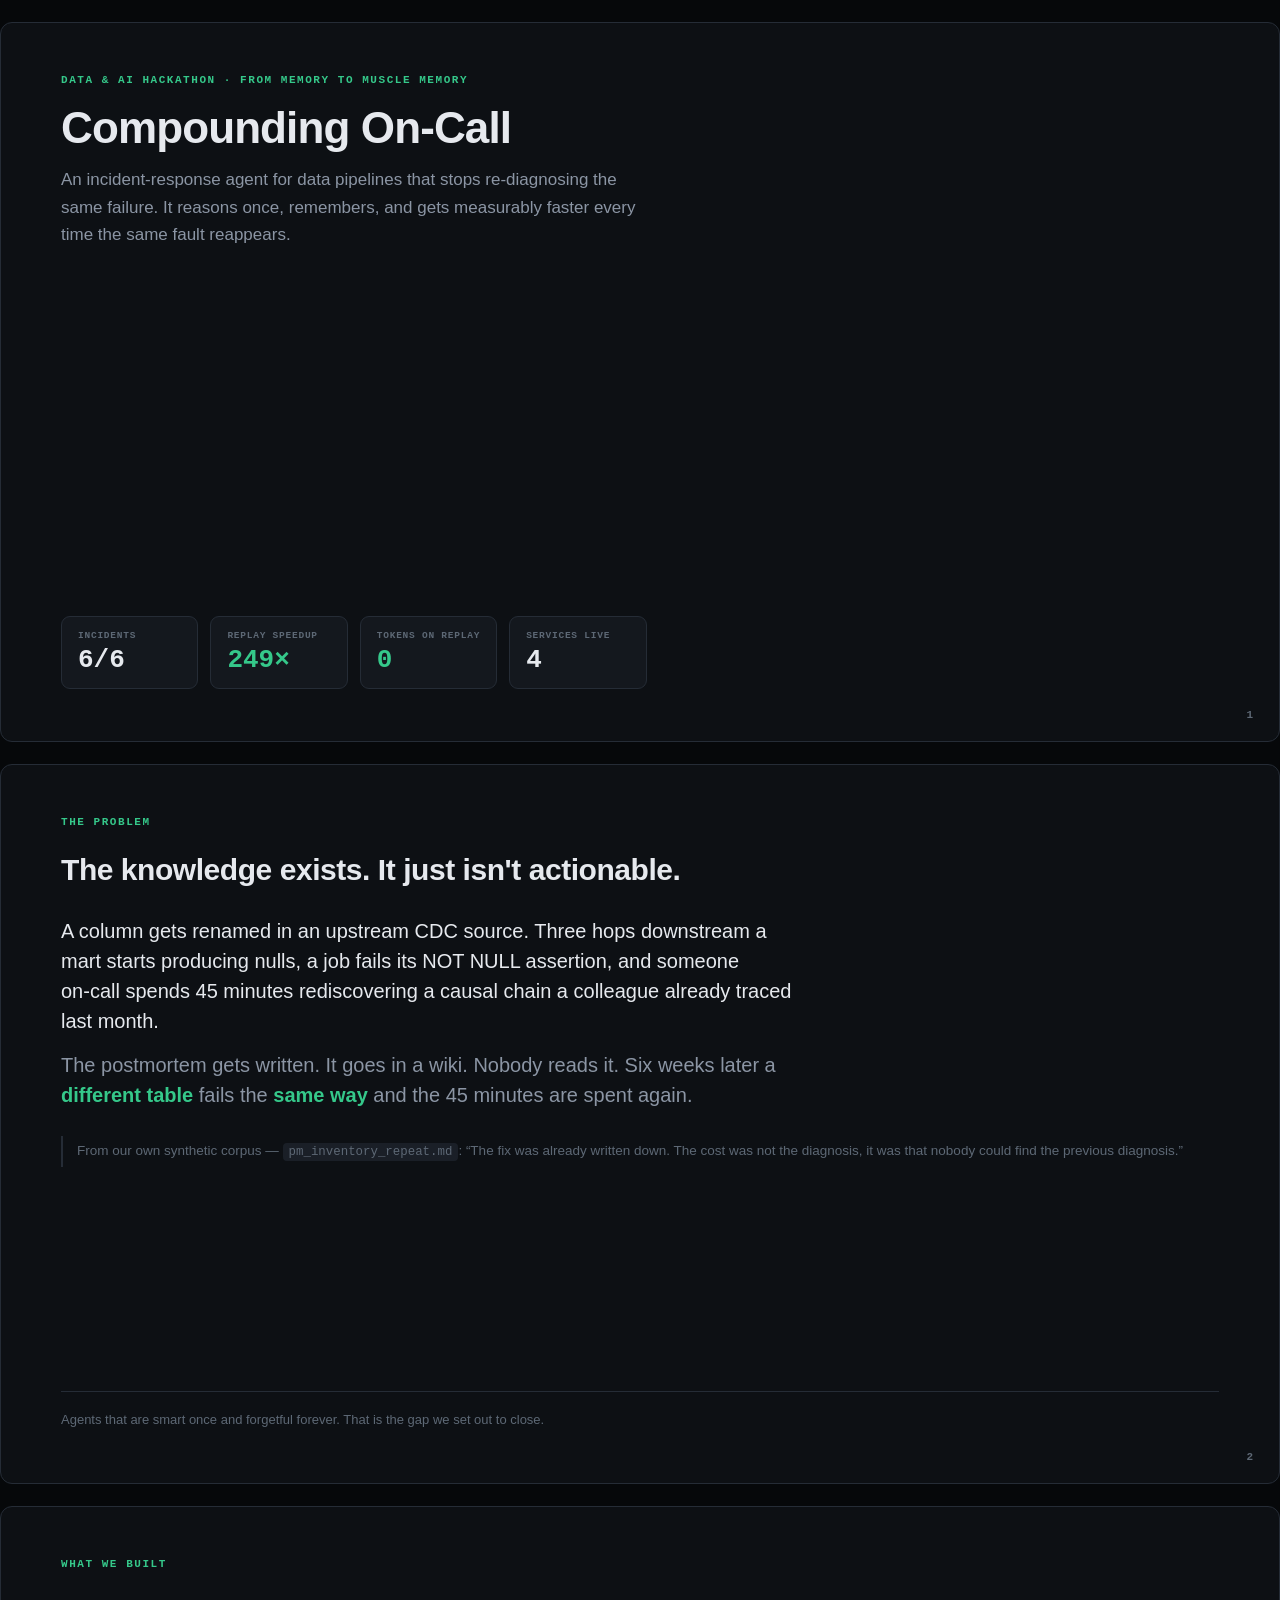
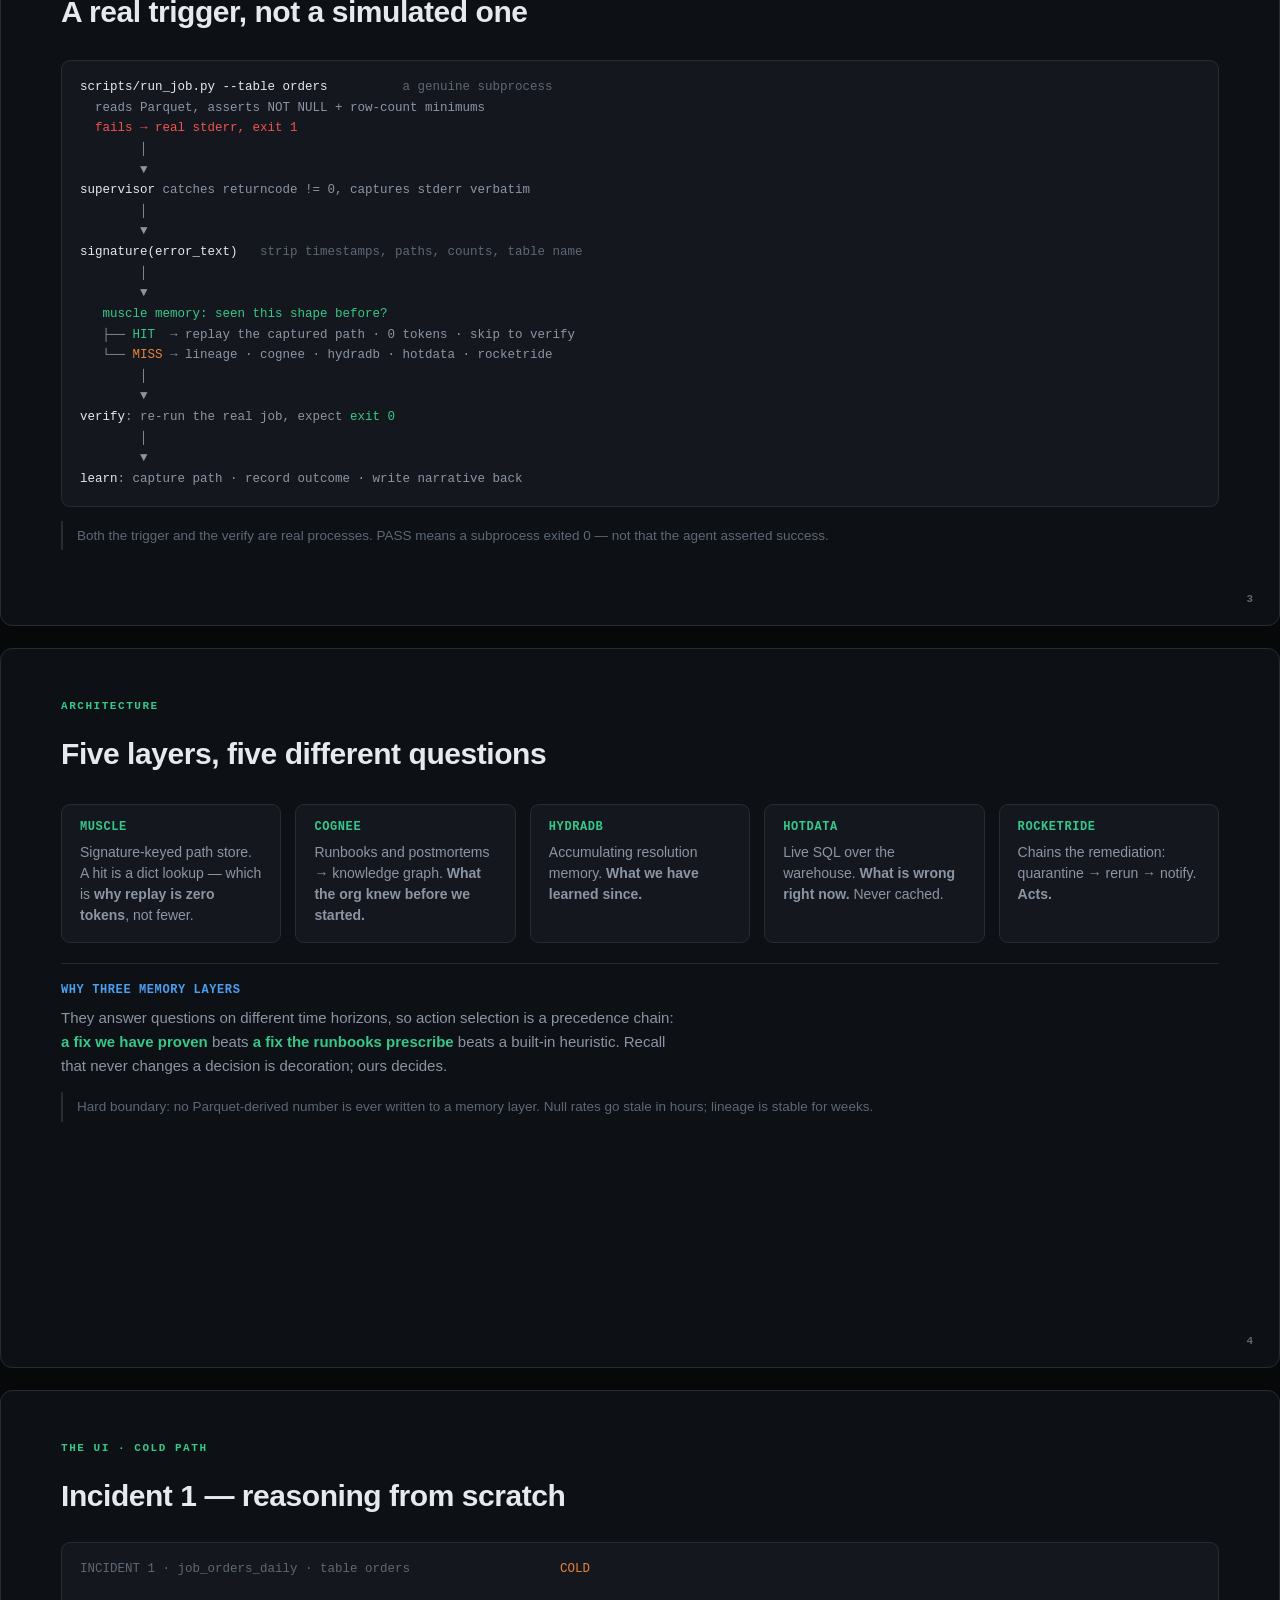
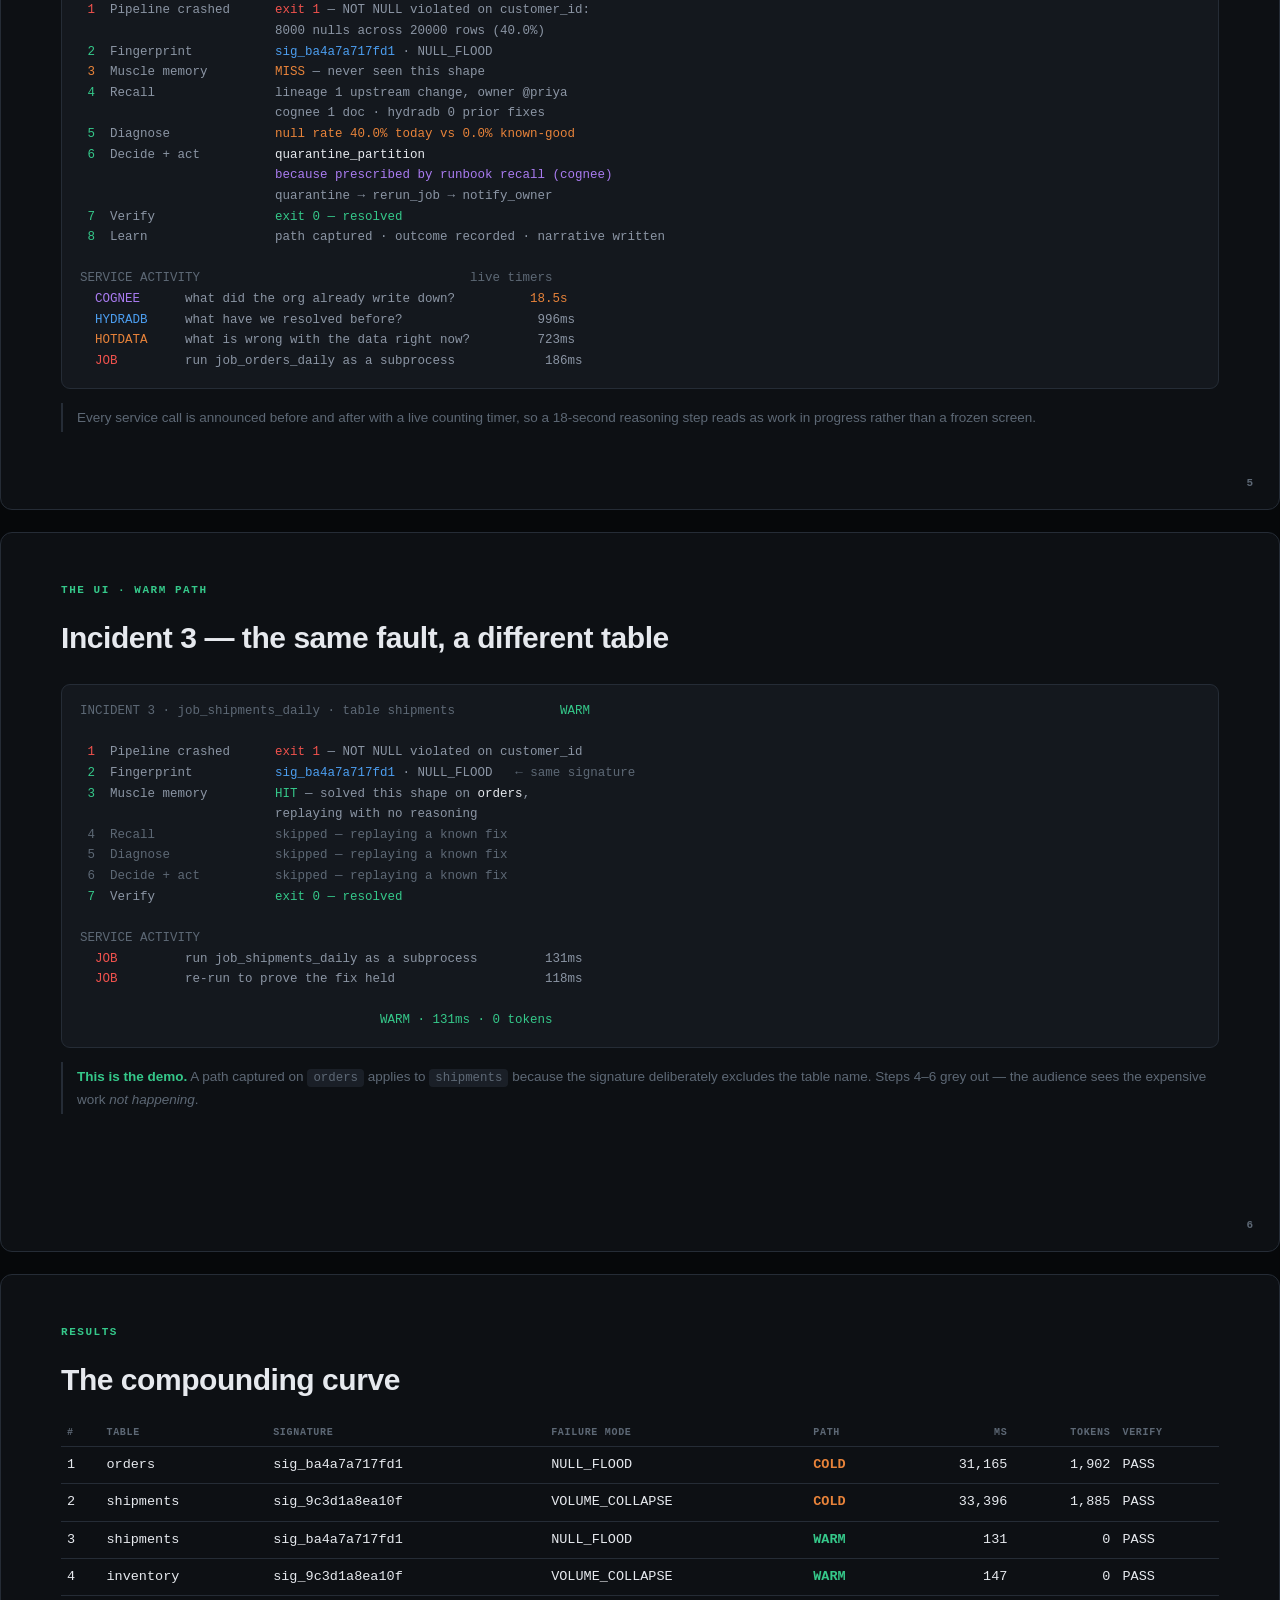
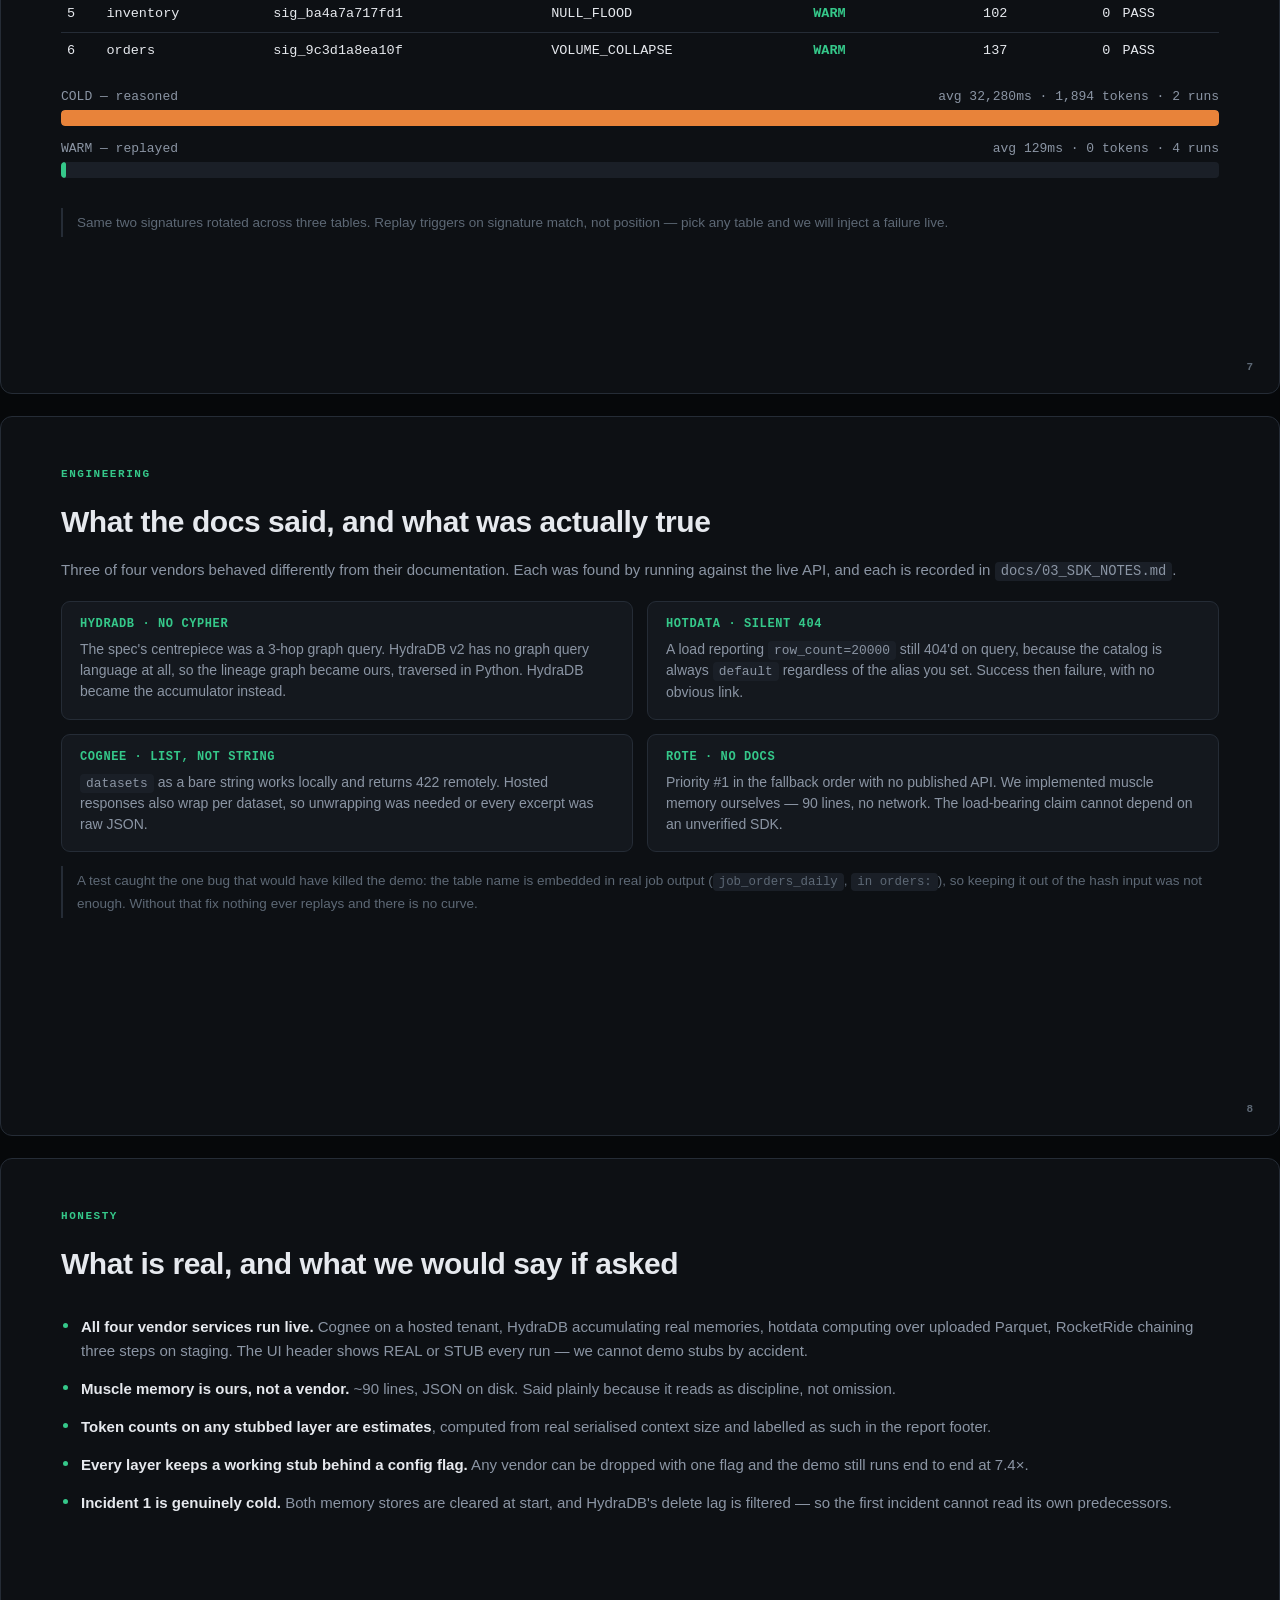
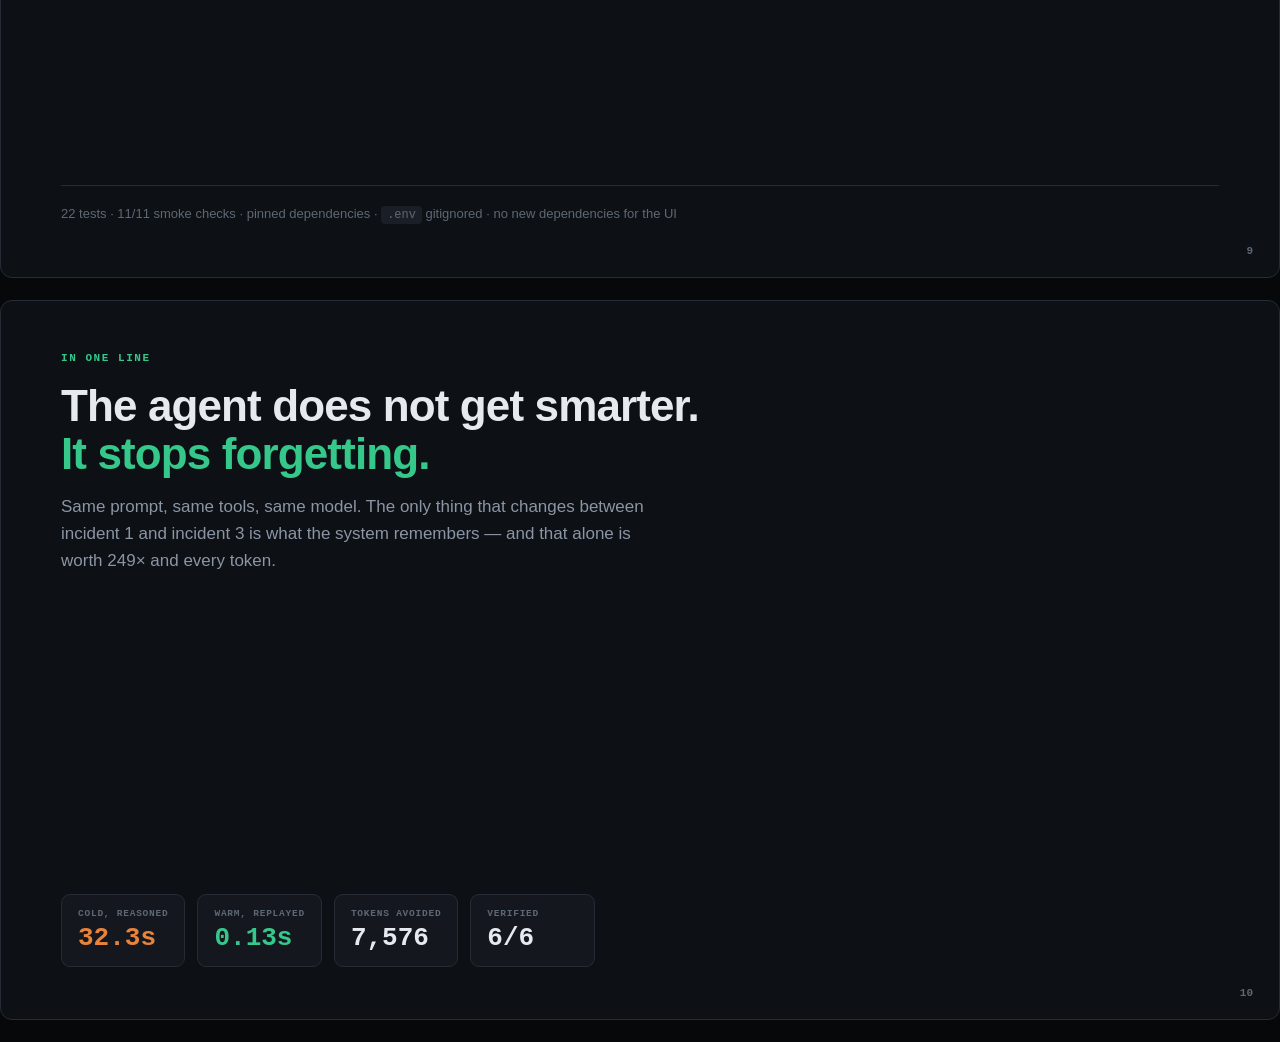
<file: compounding-oncall/docs/deck.html>
<!doctype html>
<html lang="en">
<head>
<meta charset="utf-8">
<title>Compounding On-Call — deck</title>
<style>
:root{
  --bg:#0d1014; --panel:#14181e; --panel2:#1a1f27; --line:#252c36;
  --ink:#e6e9ee; --muted:#8b95a4; --dim:#5d6875;
  --cold:#e8833a; --warm:#35c88a; --red:#f0524d; --blue:#4c9ef0; --violet:#a97bf0;
  --mono:ui-monospace,SFMono-Regular,Menlo,monospace;
}
*{box-sizing:border-box;margin:0;padding:0}
body{background:#06080a;color:var(--ink);
  font:15px/1.6 ui-sans-serif,-apple-system,"Segoe UI",Roboto,sans-serif}

.slide{
  width:1280px;height:720px;margin:22px auto;padding:52px 60px;
  background:var(--bg);border:1px solid var(--line);border-radius:12px;
  position:relative;overflow:hidden;display:flex;flex-direction:column;
}
.n{position:absolute;right:26px;bottom:20px;font:600 11px/1 var(--mono);color:var(--dim)}
h1{font-size:44px;letter-spacing:-.02em;line-height:1.1;font-weight:680}
h2{font-size:30px;letter-spacing:-.015em;margin-bottom:6px;font-weight:660}
.kicker{font:650 11px/1 var(--mono);letter-spacing:.14em;text-transform:uppercase;
  color:var(--warm);margin-bottom:18px}
.sub{color:var(--muted);font-size:17px;margin-top:14px;max-width:62ch}
.lead{font-size:20px;line-height:1.5;max-width:66ch}
.dim{color:var(--dim)}
b.hi{color:var(--warm)}
b.warn{color:var(--cold)}
code{font-family:var(--mono);font-size:.92em;background:var(--panel2);
  padding:2px 6px;border-radius:4px}

.rule{height:1px;background:var(--line);margin:20px 0}
.grid{display:grid;gap:14px;margin-top:8px}
.g2{grid-template-columns:1fr 1fr}
.g3{grid-template-columns:repeat(3,1fr)}
.g5{grid-template-columns:repeat(5,1fr)}
.card{background:var(--panel);border:1px solid var(--line);border-radius:9px;padding:16px 18px}
.card h3{font:650 12px/1 var(--mono);letter-spacing:.05em;text-transform:uppercase;
  color:var(--warm);margin-bottom:9px}
.card p{font-size:14px;color:var(--muted);line-height:1.5}
.card.q h3{color:var(--blue)}

table{width:100%;border-collapse:collapse;font:13.5px/1.5 var(--mono);margin-top:10px}
th{text-align:left;padding:8px 6px;border-bottom:1px solid var(--line);
  font:650 10px/1 var(--mono);letter-spacing:.07em;text-transform:uppercase;color:var(--dim)}
td{padding:8px 6px;border-bottom:1px solid var(--line)}
tr:last-child td{border-bottom:0}
.cold{color:var(--cold);font-weight:680}
.warm{color:var(--warm);font-weight:680}
.right{text-align:right}

pre{background:var(--panel);border:1px solid var(--line);border-radius:9px;
  padding:16px 18px;font:12.5px/1.65 var(--mono);color:var(--muted);overflow:hidden}
pre .a{color:var(--warm)}
pre .b{color:var(--blue)}
pre .c{color:var(--cold)}
pre .r{color:var(--red)}
pre .v{color:var(--violet)}
pre .w{color:var(--ink)}

.bars{margin-top:20px}
.bar{margin-bottom:16px}
.bl{display:flex;justify-content:space-between;font:13px/1 var(--mono);
  color:var(--muted);margin-bottom:7px}
.bt{height:16px;background:var(--panel2);border-radius:4px;overflow:hidden}
.bt i{display:block;height:100%;border-radius:4px}

.kpis{display:grid;grid-template-columns:repeat(4,1fr);gap:12px;margin-top:auto}
.kpi{background:var(--panel);border:1px solid var(--line);border-radius:9px;padding:14px 16px}
.kpi span{display:block;font:650 9.5px/1 var(--mono);letter-spacing:.08em;
  text-transform:uppercase;color:var(--dim);margin-bottom:7px}
.kpi b{font:680 26px/1 var(--mono)}

ul.tight{list-style:none;margin-top:14px}
ul.tight li{padding:7px 0 7px 20px;position:relative;color:var(--muted);font-size:15px}
ul.tight li::before{content:"";position:absolute;left:2px;top:15px;
  width:5px;height:5px;border-radius:50%;background:var(--warm)}
ul.tight li b{color:var(--ink)}

.note{border-left:2px solid var(--line);padding:4px 0 4px 14px;color:var(--dim);
  font-size:13.5px;margin-top:14px}

.center{justify-content:center;align-items:flex-start}
.foot{margin-top:auto;padding-top:18px;border-top:1px solid var(--line);
  color:var(--dim);font-size:13px}

@media print{
  body{background:#fff}
  .slide{margin:0;border:0;border-radius:0;page-break-after:always;
    width:100%;height:100vh}
}
@page{size:1280px 720px;margin:0}
</style>
</head>
<body>

<!-- 1 ---------------------------------------------------------------->
<section class="slide center">
  <div class="kicker">Data &amp; AI Hackathon · From Memory to Muscle Memory</div>
  <h1>Compounding On&#8209;Call</h1>
  <p class="sub">An incident-response agent for data pipelines that stops
     re&#8209;diagnosing the same failure. It reasons once, remembers, and gets
     measurably faster every time the same fault reappears.</p>
  <div class="kpis">
    <div class="kpi"><span>incidents</span><b>6/6</b></div>
    <div class="kpi"><span>replay speedup</span><b class="warm">249×</b></div>
    <div class="kpi"><span>tokens on replay</span><b class="warm">0</b></div>
    <div class="kpi"><span>services live</span><b>4</b></div>
  </div>
  <div class="n">1</div>
</section>

<!-- 2 ---------------------------------------------------------------->
<section class="slide">
  <div class="kicker">The problem</div>
  <h2>The knowledge exists. It just isn't actionable.</h2>
  <p class="lead" style="margin-top:16px">
    A column gets renamed in an upstream CDC source. Three hops downstream a mart
    starts producing nulls, a job fails its NOT NULL assertion, and someone
    on&#8209;call spends 45 minutes rediscovering a causal chain a colleague
    already traced last month.</p>
  <p class="lead" style="margin-top:14px;color:var(--muted)">
    The postmortem gets written. It goes in a wiki. Nobody reads it. Six weeks
    later a <b class="hi">different table</b> fails the <b class="hi">same
    way</b> and the 45 minutes are spent again.</p>
  <div class="note" style="margin-top:26px">
    From our own synthetic corpus — <code>pm_inventory_repeat.md</code>:
    “The fix was already written down. The cost was not the diagnosis, it was
    that nobody could find the previous diagnosis.”</div>
  <div class="foot">Agents that are smart once and forgetful forever. That is the
     gap we set out to close.</div>
  <div class="n">2</div>
</section>

<!-- 3 ---------------------------------------------------------------->
<section class="slide">
  <div class="kicker">What we built</div>
  <h2>A real trigger, not a simulated one</h2>
  <pre style="margin-top:18px">
<span class="w">scripts/run_job.py --table orders</span>          <span class="dim">a genuine subprocess</span>
  reads Parquet, asserts NOT NULL + row-count minimums
  <span class="r">fails → real stderr, exit 1</span>
        │
        ▼
<span class="w">supervisor</span> catches returncode != 0, captures stderr verbatim
        │
        ▼
<span class="w">signature(error_text)</span>   <span class="dim">strip timestamps, paths, counts, table name</span>
        │
        ▼
   <span class="a">muscle memory: seen this shape before?</span>
   ├── <span class="a">HIT</span>  → replay the captured path · 0 tokens · skip to verify
   └── <span class="c">MISS</span> → lineage · cognee · hydradb · hotdata · rocketride
        │
        ▼
<span class="w">verify</span>: re-run the real job, expect <span class="a">exit 0</span>
        │
        ▼
<span class="w">learn</span>: capture path · record outcome · write narrative back</pre>
  <div class="note">Both the trigger and the verify are real processes. PASS means
     a subprocess exited 0 — not that the agent asserted success.</div>
  <div class="n">3</div>
</section>

<!-- 4 ---------------------------------------------------------------->
<section class="slide">
  <div class="kicker">Architecture</div>
  <h2>Five layers, five different questions</h2>
  <div class="grid g5" style="margin-top:20px">
    <div class="card"><h3>Muscle</h3><p>Signature&#8209;keyed path store.
      A hit is a dict lookup — which is <b>why replay is zero tokens</b>, not
      fewer.</p></div>
    <div class="card"><h3>Cognee</h3><p>Runbooks and postmortems → knowledge
      graph. <b>What the org knew before we started.</b></p></div>
    <div class="card"><h3>HydraDB</h3><p>Accumulating resolution memory.
      <b>What we have learned since.</b></p></div>
    <div class="card"><h3>hotdata</h3><p>Live SQL over the warehouse.
      <b>What is wrong right now.</b> Never cached.</p></div>
    <div class="card"><h3>RocketRide</h3><p>Chains the remediation:
      quarantine → rerun → notify. <b>Acts.</b></p></div>
  </div>
  <div class="rule"></div>
  <h3 style="font:650 12px/1 var(--mono);letter-spacing:.05em;text-transform:uppercase;color:var(--blue);margin-bottom:10px">
    Why three memory layers</h3>
  <p style="color:var(--muted);font-size:15px;max-width:74ch">
    They answer questions on different time horizons, so action selection is a
    precedence chain: <b class="hi">a fix we have proven</b> beats
    <b class="hi">a fix the runbooks prescribe</b> beats a built&#8209;in
    heuristic. Recall that never changes a decision is decoration; ours decides.</p>
  <div class="note">Hard boundary: no Parquet&#8209;derived number is ever written
     to a memory layer. Null rates go stale in hours; lineage is stable for weeks.</div>
  <div class="n">4</div>
</section>

<!-- 5 ---------------------------------------------------------------->
<section class="slide">
  <div class="kicker">The UI · cold path</div>
  <h2>Incident 1 — reasoning from scratch</h2>
  <pre style="margin-top:16px">
<span class="dim">INCIDENT 1 · job_orders_daily · table orders</span>                    <span class="c">COLD</span>

 <span class="r">1</span>  Pipeline crashed      <span class="r">exit 1</span> — NOT NULL violated on customer_id:
                          8000 nulls across 20000 rows (40.0%)
 <span class="a">2</span>  Fingerprint           <span class="b">sig_ba4a7a717fd1</span> · NULL_FLOOD
 <span class="c">3</span>  Muscle memory         <span class="c">MISS</span> — never seen this shape
 <span class="a">4</span>  Recall                lineage 1 upstream change, owner @priya
                          cognee 1 doc · hydradb 0 prior fixes
 <span class="a">5</span>  Diagnose              <span class="c">null rate 40.0% today vs 0.0% known-good</span>
 <span class="a">6</span>  Decide + act          <span class="w">quarantine_partition</span>
                          <span class="v">because prescribed by runbook recall (cognee)</span>
                          quarantine → rerun_job → notify_owner
 <span class="a">7</span>  Verify                <span class="a">exit 0 — resolved</span>
 <span class="a">8</span>  Learn                 path captured · outcome recorded · narrative written

<span class="dim">SERVICE ACTIVITY                                    live timers</span>
  <span class="v">COGNEE</span>      what did the org already write down?          <span class="c">18.5s</span>
  <span class="b">HYDRADB</span>     what have we resolved before?                  996ms
  <span class="c">HOTDATA</span>     what is wrong with the data right now?         723ms
  <span class="r">JOB</span>         run job_orders_daily as a subprocess            186ms</pre>
  <div class="note">Every service call is announced before and after with a live
     counting timer, so a 18&#8209;second reasoning step reads as work in
     progress rather than a frozen screen.</div>
  <div class="n">5</div>
</section>

<!-- 6 ---------------------------------------------------------------->
<section class="slide">
  <div class="kicker">The UI · warm path</div>
  <h2>Incident 3 — the same fault, a different table</h2>
  <pre style="margin-top:16px">
<span class="dim">INCIDENT 3 · job_shipments_daily · table shipments</span>              <span class="a">WARM</span>

 <span class="r">1</span>  Pipeline crashed      <span class="r">exit 1</span> — NOT NULL violated on customer_id
 <span class="a">2</span>  Fingerprint           <span class="b">sig_ba4a7a717fd1</span> · NULL_FLOOD   <span class="dim">← same signature</span>
 <span class="a">3</span>  Muscle memory         <span class="a">HIT</span> — solved this shape on <span class="w">orders</span>,
                          replaying with no reasoning
 <span class="dim">4  Recall                skipped — replaying a known fix</span>
 <span class="dim">5  Diagnose              skipped — replaying a known fix</span>
 <span class="dim">6  Decide + act          skipped — replaying a known fix</span>
 <span class="a">7</span>  Verify                <span class="a">exit 0 — resolved</span>

<span class="dim">SERVICE ACTIVITY</span>
  <span class="r">JOB</span>         run job_shipments_daily as a subprocess         131ms
  <span class="r">JOB</span>         re-run to prove the fix held                    118ms

                                        <span class="a">WARM · 131ms · 0 tokens</span></pre>
  <div class="note"><b class="hi">This is the demo.</b> A path captured on
     <code>orders</code> applies to <code>shipments</code> because the signature
     deliberately excludes the table name. Steps 4–6 grey out — the audience sees
     the expensive work <i>not happening</i>.</div>
  <div class="n">6</div>
</section>

<!-- 7 ---------------------------------------------------------------->
<section class="slide">
  <div class="kicker">Results</div>
  <h2>The compounding curve</h2>
  <table>
    <thead><tr><th>#</th><th>table</th><th>signature</th><th>failure mode</th>
      <th>path</th><th class="right">ms</th><th class="right">tokens</th><th>verify</th></tr></thead>
    <tbody>
      <tr><td>1</td><td>orders</td><td>sig_ba4a7a717fd1</td><td>NULL_FLOOD</td>
        <td class="cold">COLD</td><td class="right">31,165</td><td class="right">1,902</td><td>PASS</td></tr>
      <tr><td>2</td><td>shipments</td><td>sig_9c3d1a8ea10f</td><td>VOLUME_COLLAPSE</td>
        <td class="cold">COLD</td><td class="right">33,396</td><td class="right">1,885</td><td>PASS</td></tr>
      <tr><td>3</td><td>shipments</td><td>sig_ba4a7a717fd1</td><td>NULL_FLOOD</td>
        <td class="warm">WARM</td><td class="right">131</td><td class="right">0</td><td>PASS</td></tr>
      <tr><td>4</td><td>inventory</td><td>sig_9c3d1a8ea10f</td><td>VOLUME_COLLAPSE</td>
        <td class="warm">WARM</td><td class="right">147</td><td class="right">0</td><td>PASS</td></tr>
      <tr><td>5</td><td>inventory</td><td>sig_ba4a7a717fd1</td><td>NULL_FLOOD</td>
        <td class="warm">WARM</td><td class="right">102</td><td class="right">0</td><td>PASS</td></tr>
      <tr><td>6</td><td>orders</td><td>sig_9c3d1a8ea10f</td><td>VOLUME_COLLAPSE</td>
        <td class="warm">WARM</td><td class="right">137</td><td class="right">0</td><td>PASS</td></tr>
    </tbody>
  </table>
  <div class="bars">
    <div class="bar">
      <div class="bl"><span>COLD — reasoned</span><span>avg 32,280ms · 1,894 tokens · 2 runs</span></div>
      <div class="bt"><i style="width:100%;background:var(--cold)"></i></div>
    </div>
    <div class="bar">
      <div class="bl"><span>WARM — replayed</span><span>avg 129ms · 0 tokens · 4 runs</span></div>
      <div class="bt"><i style="width:0.4%;background:var(--warm)"></i></div>
    </div>
  </div>
  <div class="note">Same two signatures rotated across three tables. Replay
     triggers on signature match, not position — pick any table and we will
     inject a failure live.</div>
  <div class="n">7</div>
</section>

<!-- 8 ---------------------------------------------------------------->
<section class="slide">
  <div class="kicker">Engineering</div>
  <h2>What the docs said, and what was actually true</h2>
  <p style="color:var(--muted);margin-top:6px">Three of four vendors behaved
     differently from their documentation. Each was found by running against the
     live API, and each is recorded in <code>docs/03_SDK_NOTES.md</code>.</p>
  <div class="grid g2" style="margin-top:18px">
    <div class="card"><h3>HydraDB · no Cypher</h3><p>The spec's centrepiece was a
      3&#8209;hop graph query. HydraDB v2 has no graph query language at all, so
      the lineage graph became ours, traversed in Python. HydraDB became the
      accumulator instead.</p></div>
    <div class="card"><h3>hotdata · silent 404</h3><p>A load reporting
      <code>row_count=20000</code> still 404'd on query, because the catalog is
      always <code>default</code> regardless of the alias you set. Success then
      failure, with no obvious link.</p></div>
    <div class="card"><h3>Cognee · list, not string</h3><p><code>datasets</code>
      as a bare string works locally and returns 422 remotely. Hosted responses
      also wrap per dataset, so unwrapping was needed or every excerpt was raw
      JSON.</p></div>
    <div class="card"><h3>Rote · no docs</h3><p>Priority #1 in the fallback order
      with no published API. We implemented muscle memory ourselves — 90 lines,
      no network. The load&#8209;bearing claim cannot depend on an unverified
      SDK.</p></div>
  </div>
  <div class="note">A test caught the one bug that would have killed the demo:
     the table name is embedded in real job output
     (<code>job_orders_daily</code>, <code>in orders:</code>), so keeping it out
     of the hash input was not enough. Without that fix nothing ever replays and
     there is no curve.</div>
  <div class="n">8</div>
</section>

<!-- 9 ---------------------------------------------------------------->
<section class="slide">
  <div class="kicker">Honesty</div>
  <h2>What is real, and what we would say if asked</h2>
  <ul class="tight">
    <li><b>All four vendor services run live.</b> Cognee on a hosted tenant,
      HydraDB accumulating real memories, hotdata computing over uploaded
      Parquet, RocketRide chaining three steps on staging. The UI header shows
      REAL or STUB every run — we cannot demo stubs by accident.</li>
    <li><b>Muscle memory is ours, not a vendor.</b> ~90 lines, JSON on disk. Said
      plainly because it reads as discipline, not omission.</li>
    <li><b>Token counts on any stubbed layer are estimates</b>, computed from real
      serialised context size and labelled as such in the report footer.</li>
    <li><b>Every layer keeps a working stub behind a config flag.</b> Any vendor
      can be dropped with one flag and the demo still runs end to end at 7.4×.</li>
    <li><b>Incident 1 is genuinely cold.</b> Both memory stores are cleared at
      start, and HydraDB's delete lag is filtered — so the first incident cannot
      read its own predecessors.</li>
  </ul>
  <div class="foot">22 tests · 11/11 smoke checks · pinned dependencies ·
     <code>.env</code> gitignored · no new dependencies for the UI</div>
  <div class="n">9</div>
</section>

<!-- 10 --------------------------------------------------------------->
<section class="slide center">
  <div class="kicker">In one line</div>
  <h1 style="max-width:30ch">The agent does not get smarter.<br>
    <span style="color:var(--warm)">It stops forgetting.</span></h1>
  <p class="sub">Same prompt, same tools, same model. The only thing that changes
     between incident 1 and incident 3 is what the system remembers — and that
     alone is worth 249× and every token.</p>
  <div class="kpis">
    <div class="kpi"><span>cold, reasoned</span><b class="cold">32.3s</b></div>
    <div class="kpi"><span>warm, replayed</span><b class="warm">0.13s</b></div>
    <div class="kpi"><span>tokens avoided</span><b>7,576</b></div>
    <div class="kpi"><span>verified</span><b>6/6</b></div>
  </div>
  <div class="n">10</div>
</section>

</body>
</html>
</file>
